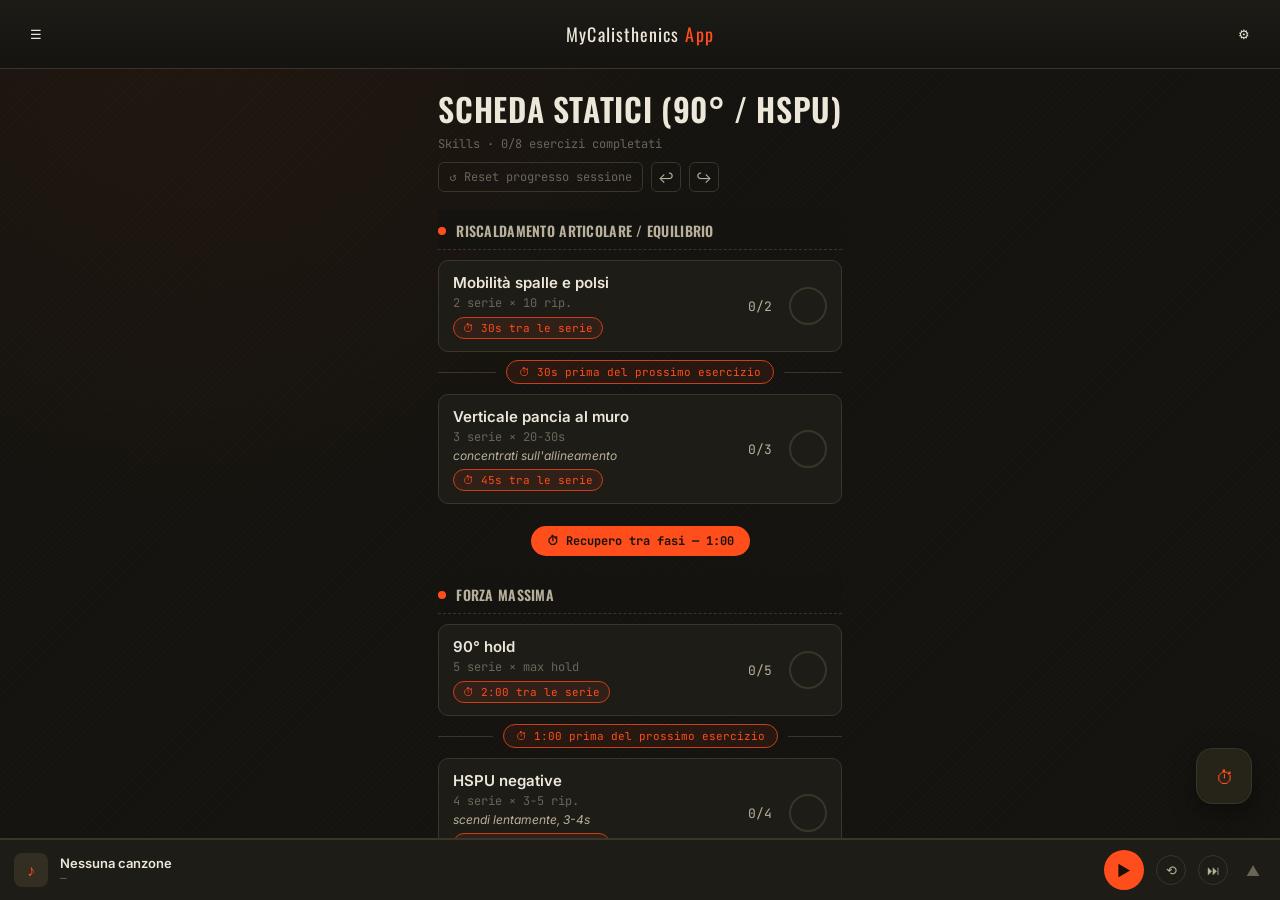
<file: index.html>
<!DOCTYPE html>
<html lang="it">
<head>
<meta charset="UTF-8">
<meta name="viewport" content="width=device-width, initial-scale=1, viewport-fit=cover, maximum-scale=1">
<title>MyCalisthenicsApp</title>
<meta name="theme-color" content="#14130f">
<link rel="manifest" href="manifest.json">
<link rel="icon" href="icons/icon-192.png">
<link rel="apple-touch-icon" href="icons/icon-192.png">
<meta name="apple-mobile-web-app-capable" content="yes">
<meta name="apple-mobile-web-app-status-bar-style" content="black-translucent">
<link rel="stylesheet" href="css/style.css">
</head>
<body>
<div id="app">

  <div class="drawer-overlay" id="drawerOverlay"></div>
  <nav class="drawer" id="drawer">
    <div class="drawer-header"><h2>MyCalisthenicsApp</h2></div>
    <div class="nav-tabs" id="navTabs">
      <button class="nav-tab active" data-view="workout">🏋 Allenamento</button>
      <button class="nav-tab" data-view="goals">🎯 Obiettivi</button>
      <button class="nav-tab" data-view="calendar">📅 Calendario</button>
      <button class="nav-tab" data-view="timer">⏱ Timer</button>
      <button class="nav-tab" data-view="journal">📓 Diario</button>
      <button class="nav-tab" data-view="technotes">🧠 Note tecniche</button>
      <button class="nav-tab" data-view="maxlifts">🚀 Massimali</button>
      <button class="nav-tab" data-view="settings">⚙ Impostazioni</button>
    </div>
    <div class="drawer-list" id="drawerList"></div>
    <div style="padding:10px;" id="drawerAddPlanWrap">
      <button class="btn-add" id="drawerAddPlan">+ Nuova scheda</button>
    </div>
  </nav>

  <div class="app-main-col">
    <header class="topbar">
      <button class="icon-btn" id="btnMenu" aria-label="Menu">☰</button>
      <div class="brand" id="topbarTitle">MyCalisthenics<span>App</span></div>
      <button class="icon-btn" id="btnSettings" aria-label="Impostazioni">⚙</button>
    </header>

    <main id="view-workout"></main>

    <main id="view-goals" class="hidden">
      <div class="settings-header"><h1>Obiettivi</h1></div>
      <div class="quote-banner" id="goalsQuoteBanner"></div>
      <div class="settings-section">
        <h2>In corso</h2>
        <div id="goalsActiveList"></div>
      </div>
      <div class="settings-section">
        <h2>Raggiunti</h2>
        <div id="goalsAchievedList"></div>
      </div>
      <button class="btn-add" id="btnAddGoal">+ Nuovo obiettivo</button>
    </main>

    <main id="view-calendar" class="hidden">
      <div class="settings-header"><h1>Calendario</h1></div>
      <div class="cal-nav">
        <button class="icon-btn" id="calPrev">←</button>
        <div class="cal-month-label" id="calMonthLabel"></div>
        <button class="icon-btn" id="calNext">→</button>
      </div>
      <div class="cal-grid" id="calGrid"></div>
      <div class="cal-legend">
        <span><span class="dot" style="background:#ff4d1c"></span>Allenamento</span>
        <span><span class="dot" style="background:#7fb069"></span>Cardio</span>
        <span><span class="dot" style="background:#6b6558"></span>Rest day</span>
        <span><span class="dot" style="background:#5b8dae"></span>Personalizzato</span>
        <span><span class="dot" style="background:#c58bf2"></span>Scadenza obiettivo</span>
        <span><span class="dot" style="background:gold"></span>Obiettivo raggiunto</span>
      </div>
      <div class="settings-section" style="margin-top:20px;">
        <h2>Prossimi giorni programmati</h2>
        <div id="calUpcomingList"></div>
      </div>
    </main>

    <main id="view-journal" class="hidden">
      <div class="settings-header"><h1>Diario</h1></div>
      <button class="btn-add" id="btnAddNote" style="margin-bottom:14px;">+ Nuova nota</button>
      <div id="journalList"></div>
    </main>

    <main id="view-technotes" class="hidden">
      <div class="settings-header"><h1>Note tecniche</h1></div>
      <input type="text" id="techNotesSearch" class="search-bar" placeholder="Cerca per titolo...">
      <button class="btn-add" id="btnAddTechNote" style="margin:12px 0 14px;">+ Nota tecnica</button>
      <div id="techNotesList"></div>
    </main>

    <main id="view-maxlifts" class="hidden">
      <div class="settings-header"><h1>Massimali</h1></div>
      <button class="btn-add" id="btnAddMaxLift" style="margin-bottom:14px;">+ Nuovo massimale</button>
      <div class="chip-row-wrap">
        <div class="chip-row" id="maxLiftChipRow"></div>
        <button class="chip-reorder-toggle" id="maxLiftReorderToggle" title="Riordina esercizi">⇄</button>
      </div>
      <div id="maxLiftContent"></div>
    </main>

    <main id="view-timer" class="hidden">
      <div class="fulltimer">
        <div class="timer-panel">
          <h3>Cronometro</h3>
          <div class="timer-display-big stopwatchDisplayFull">00:00</div>
          <div class="timer-controls-full">
            <button class="timer-start-btn stopwatchStartBtnFull" id="stopwatchStartBtnFull">Avvia</button>
            <button class="timer-reset-btn stopwatchResetBtnFull" id="stopwatchResetBtnFull">Reset</button>
          </div>
          <div class="field beep-interval-field">
            <label>Avviso ogni tot secondi (0 = disattivato)</label>
            <input type="number" id="stopwatchBeepInterval" min="0" placeholder="es. 60 per un circuito EMOM">
          </div>
        </div>

        <div class="timer-panel">
          <h3>Timer</h3>
          <div class="timer-label-full" id="restTimerLabelFull"></div>
          <div class="timer-display-big restTimerDisplayFull">01:00</div>
          <div class="timer-adjust-row big" id="restTimerAdjustFull">
            <button data-adj="-15">-15s</button>
            <button data-adj="-5">-5s</button>
            <button data-adj="5">+5s</button>
            <button data-adj="15">+15s</button>
          </div>
          <div class="timer-controls-full">
            <button class="timer-start-btn restTimerStartBtnFull" id="restTimerStartBtnFull">Avvia</button>
            <button class="timer-reset-btn restTimerResetBtnFull" id="restTimerResetBtnFull">Reset</button>
          </div>
        </div>
      </div>
    </main>

    <main id="view-settings" class="hidden">
      <div class="settings-header"><h1>Impostazioni</h1></div>

      <div class="settings-section">
        <div class="toggle-row">
          <div class="r-info">
            <div class="r-title">Auto-avvia recupero</div>
            <div class="r-sub">al termine di serie, esercizio o fase, avvia da solo il timer di recupero</div>
          </div>
          <button class="toggle-switch" id="autoRestToggle" role="switch" aria-checked="false"><span class="knob"></span></button>
        </div>
        <div class="toggle-row">
          <div class="r-info">
            <div class="r-title">Notifica di fine recupero</div>
            <div class="r-sub">avvisa anche a schermo spento o con l'app in background (chiede il permesso una volta)</div>
          </div>
          <button class="toggle-switch" id="notifyToggle" role="switch" aria-checked="false"><span class="knob"></span></button>
        </div>
      </div>

      <div class="settings-section">
        <h2>Schede di allenamento</h2>
        <div id="settingsPlansList"></div>
        <button class="btn-add" id="btnAddPlanSettings">+ Aggiungi scheda</button>
      </div>

      <div class="settings-section">
        <h2>Archivio</h2>
        <div id="settingsArchiveList"></div>
      </div>

      <div class="settings-section">
        <h2>Fasi musicali</h2>
        <div id="settingsMusicSectionsList"></div>
        <button class="btn-add" id="btnAddMusicSection">+ Aggiungi fase</button>
      </div>

      <div class="settings-section">
        <h2>Playlist</h2>
        <div id="settingsTracksList"></div>
        <button class="btn-add" id="btnAddTrack">+ Aggiungi canzone</button>
      </div>

      <div class="settings-section">
        <h2>Dati</h2>
        <div class="card-row">
          <div class="r-info">
            <div class="r-title">Esporta backup</div>
            <div class="r-sub">scarica un file con schede, playlist, obiettivi, note e calendario</div>
          </div>
          <button class="icon-mini" id="btnExportBackup">⬇</button>
        </div>
        <div class="card-row">
          <div class="r-info">
            <div class="r-title">Importa e unisci backup</div>
            <div class="r-sub">aggiunge i dati di un backup senza cancellare quelli già presenti</div>
          </div>
          <button class="icon-mini" id="btnImportBackup">⬆</button>
        </div>
        <input type="file" id="importBackupInput" accept="application/json" style="display:none;">
        <div class="card-row">
          <div class="r-info">
            <div class="r-title">Ripristina schede di esempio</div>
            <div class="r-sub">non tocca canzoni, obiettivi, diario o calendario</div>
          </div>
          <button class="icon-mini" id="btnResetPlans">↺</button>
        </div>
      </div>
    </main>
  </div>

  <!-- Floating timer widget -->
  <div class="timer-widget collapsed" id="timerWidget">
    <button class="timer-toggle" id="timerToggleBtn">⏱</button>
    <div class="timer-body">
      <div class="timer-drag-handle" id="timerDragHandle">⠿</div>
      <button class="timer-close" id="timerCloseBtn">✕</button>
      <div class="timer-label" id="timerLabel"></div>
      <div class="timer-mode-switch">
        <button id="modeTimerBtn" class="active mode-timer-btn">Timer</button>
        <button id="modeStopwatchBtn" class="mode-stopwatch-btn">Cronometro</button>
      </div>
      <div class="timer-display" id="timerDisplay">01:00</div>
      <div class="timer-adjust" id="timerAdjustRow">
        <button data-adj="-15">-15s</button>
        <button data-adj="-5">-5s</button>
        <button data-adj="5">+5s</button>
        <button data-adj="15">+15s</button>
      </div>
      <div class="timer-controls">
        <button class="btn-start" id="timerStartBtn">Avvia</button>
        <button class="btn-reset" id="timerResetBtn">Reset</button>
      </div>
    </div>
  </div>

  <!-- Bottom player -->
  <div class="player">
    <div class="playlist-sheet" id="playlistSheet"></div>
    <div class="player-bar">
      <div class="player-note">♪</div>
      <div class="player-meta">
        <div class="player-title" id="playerTitle">Nessuna canzone</div>
        <div class="player-artist" id="playerArtist">—</div>
      </div>
      <button class="player-playpause" id="playerPlayPause">▶</button>
      <button class="player-mini-btn" id="playerRestart" aria-label="Ricomincia">⟲</button>
      <button class="player-mini-btn" id="playerNext" aria-label="Successiva">⏭</button>
      <button class="player-expand" id="playerExpand">▲</button>
    </div>
  </div>

</div>

<!-- Generic bottom sheet for forms -->
<div class="sheet-overlay" id="sheetOverlay">
  <div class="sheet" id="sheetContent"></div>
</div>

<!-- End-of-workout celebration -->
<div class="celebration-overlay" id="celebrationOverlay">
  <div class="confetti-field" id="confettiField"></div>
  <div class="celebration-card">
    <div class="celebration-check">✓</div>
    <h2>Allenamento completato</h2>
    <p class="celebration-quote" id="celebrationQuote"></p>
    <p class="celebration-author" id="celebrationAuthor"></p>
    <button class="btn-primary" id="celebrationCloseBtn">Chiudi</button>
  </div>
</div>

<audio id="audioEl" preload="none"></audio>

<script src="js/app.js"></script>
</body>
</html>
</file>
<file: css/style.css>
@import url('https://fonts.googleapis.com/css2?family=Oswald:wght@500;600;700&family=Inter:wght@400;500;600&family=JetBrains+Mono:wght@500;700&display=swap');

/* ===== Design tokens ===== */
:root {
  --bg: #14130f;
  --surface: #1e1c17;
  --surface-2: #262319;
  --surface-3: #322e22;
  --line: #3a3527;
  --chalk: #ede7da;
  --chalk-dim: #b8b09a;
  --iron: #6b6558;
  --accent: #ff4d1c;
  --accent-dim: #c93f18;
  --success: #7fb069;
  --danger: #e15252;

  --font-display: 'Oswald', sans-serif;
  --font-body: 'Inter', sans-serif;
  --font-mono: 'JetBrains Mono', monospace;

  --radius: 10px;
  --safe-bottom: env(safe-area-inset-bottom, 0px);
}

* { box-sizing: border-box; }
html, body {
  margin: 0;
  padding: 0;
  background: var(--bg);
  color: var(--chalk);
  font-family: var(--font-body);
  -webkit-tap-highlight-color: transparent;
  overscroll-behavior-y: none;
}

body {
  background-image:
    radial-gradient(circle at 15% 0%, rgba(255,77,28,0.06), transparent 40%),
    repeating-linear-gradient(135deg, rgba(255,255,255,0.012) 0px, rgba(255,255,255,0.012) 1px, transparent 1px, transparent 4px);
}

h1, h2, h3, h4 { font-family: var(--font-display); font-weight: 600; margin: 0; letter-spacing: 0.02em; text-transform: uppercase; }

button {
  font-family: var(--font-body);
  cursor: pointer;
  border: none;
  background: none;
  color: inherit;
}
button:focus-visible, a:focus-visible, input:focus-visible, select:focus-visible {
  outline: 2px solid var(--accent);
  outline-offset: 2px;
}

::-webkit-scrollbar { width: 6px; height: 6px; }
::-webkit-scrollbar-thumb { background: var(--surface-3); border-radius: 4px; }

.hidden { display: none !important; }

/* ===== App shell ===== */
#app {
  height: 100dvh;
  display: flex;
  flex-direction: column;
  position: relative;
  overflow: hidden;
}

.app-main-col {
  flex: 1;
  display: flex;
  flex-direction: column;
  min-height: 0; /* required so children with overflow:auto can actually scroll inside a flex column */
  min-width: 0;
}

.topbar {
  display: flex;
  align-items: center;
  justify-content: space-between;
  padding: 14px 16px;
  background: linear-gradient(180deg, var(--surface), var(--bg));
  border-bottom: 1px solid var(--line);
  flex-shrink: 0;
  z-index: 20;
}
.topbar .icon-btn { width: 40px; height: 40px; display: grid; place-items: center; border-radius: 8px; }
.topbar .icon-btn:active { background: var(--surface-2); }
.topbar .brand {
  font-family: var(--font-display);
  font-size: 18px;
  letter-spacing: 0.06em;
  display: flex;
  align-items: baseline;
  gap: 6px;
}
.topbar .brand span { color: var(--accent); }

/* ===== Drawer (workout plan list) ===== */
.drawer-overlay {
  position: fixed; inset: 0; background: rgba(0,0,0,0.55);
  z-index: 30; opacity: 0; pointer-events: none; transition: opacity .25s ease;
}
.drawer-overlay.open { opacity: 1; pointer-events: auto; }

.drawer {
  position: fixed; top: 0; left: 0; bottom: 0; width: min(82vw, 320px);
  background: var(--surface); border-right: 1px solid var(--line);
  z-index: 31; transform: translateX(-105%); transition: transform .25s ease;
  display: flex; flex-direction: column;
  padding-top: env(safe-area-inset-top, 0px);
}
.drawer.open { transform: translateX(0); }
.drawer-header { padding: 18px 16px 10px; border-bottom: 1px solid var(--line); }
.drawer-header h2 { font-size: 15px; color: var(--chalk-dim); }
.drawer-list { flex: 1; overflow-y: auto; padding: 8px; }
.drawer-item {
  width: 100%; text-align: left; padding: 14px 12px; border-radius: var(--radius);
  font-family: var(--font-display); font-size: 16px; letter-spacing: 0.02em;
  display: flex; justify-content: space-between; align-items: center;
  color: var(--chalk-dim);
}
.drawer-item.active { background: var(--surface-2); color: var(--chalk); border-left: 3px solid var(--accent); }
.drawer-item:active { background: var(--surface-2); }
.drawer-item small { font-family: var(--font-mono); font-size: 11px; color: var(--iron); text-transform: none; }

/* ===== Main scroll area ===== */
main#view-workout {
  flex: 1; min-height: 0; overflow-y: auto; padding: 16px 16px 140px;
}

.empty-state { text-align: center; padding: 60px 20px; color: var(--iron); }
.empty-state h3 { color: var(--chalk-dim); margin-bottom: 8px; }

.plan-title-block { margin-bottom: 18px; }
.plan-title-block h1 { font-size: 26px; }
.plan-title-block .plan-meta { font-family: var(--font-mono); font-size: 12px; color: var(--iron); margin-top: 4px; }
.workout-toolbar { display: flex; align-items: center; gap: 8px; margin-top: 10px; flex-wrap: wrap; }
.plan-reset-btn {
  font-size: 12px; font-family: var(--font-mono);
  color: var(--iron); border: 1px solid var(--line); padding: 6px 10px; border-radius: 6px;
}
.plan-reset-btn:active { color: var(--danger); border-color: var(--danger); }
.undo-redo-btn {
  width: 30px; height: 30px; border-radius: 6px; border: 1px solid var(--line);
  color: var(--chalk-dim); font-size: 14px; flex-shrink: 0;
}
.undo-redo-btn:active { border-color: var(--accent); color: var(--accent); }

.phase {
  margin-bottom: 22px;
}
.phase-header {
  position: sticky; top: -1px; z-index: 5;
  background: var(--bg);
  padding: 10px 0 8px;
  display: flex; align-items: center; gap: 10px;
  border-bottom: 1px dashed var(--line);
  margin-bottom: 10px;
}
.phase-header::before {
  content: ''; width: 8px; height: 8px; border-radius: 50%; background: var(--accent); flex-shrink: 0;
}
.phase-header h2 { font-size: 14px; color: var(--chalk-dim); }

.exercise {
  background: var(--surface);
  border: 1px solid var(--line);
  border-radius: var(--radius);
  padding: 12px 14px;
  margin-bottom: 8px;
  display: flex;
  align-items: center;
  gap: 12px;
  transition: background .2s ease, border-color .2s ease;
}
.exercise.done {
  border-color: var(--success);
  background: linear-gradient(90deg, rgba(127,176,105,0.12), var(--surface) 30%);
}
.exercise-info { flex: 1; min-width: 0; }
.exercise-name { font-weight: 600; font-size: 15px; }
.exercise-detail { font-family: var(--font-mono); font-size: 12px; color: var(--iron); margin-top: 3px; }
.exercise-next-target { font-size: 13px; color: var(--accent); margin-top: 4px; font-family: var(--font-mono); }
.exercise-next-target strong { font-size: 15px; }
.exercise-note { font-size: 12px; color: var(--chalk-dim); margin-top: 3px; font-style: italic; }

.exercise-progress {
  font-family: var(--font-mono); font-size: 13px; color: var(--chalk-dim);
  min-width: 34px; text-align: center;
}
.exercise-check {
  width: 38px; height: 38px; border-radius: 50%; border: 2px solid var(--line);
  display: grid; place-items: center; flex-shrink: 0; font-size: 16px; color: var(--iron);
}
.exercise.done .exercise-check { border-color: var(--success); color: var(--success); background: rgba(127,176,105,0.15); }

.rest-chip {
  display: inline-flex; align-items: center; gap: 5px;
  font-family: var(--font-mono); font-size: 11px; color: var(--accent);
  border: 1px solid var(--accent-dim); border-radius: 20px; padding: 3px 9px;
  margin-top: 6px; background: rgba(255,77,28,0.08);
}

/* ===== Floating timer widget ===== */
.timer-widget {
  position: fixed; right: 14px; bottom: calc(96px + var(--safe-bottom));
  z-index: 25;
  background: var(--surface-2); border: 1px solid var(--line);
  border-radius: 16px; box-shadow: 0 8px 24px rgba(0,0,0,0.4);
  overflow: hidden; transition: width .25s ease, height .25s ease;
}
.timer-widget.collapsed { width: 56px; height: 56px; }
.timer-widget.expanded { width: 220px; }

.timer-toggle {
  width: 56px; height: 56px; display: grid; place-items: center;
  font-family: var(--font-mono); font-size: 18px; color: var(--accent); flex-shrink: 0;
  touch-action: none; cursor: grab;
}
.timer-widget.expanded .timer-toggle { display: none; }

.timer-body { display: none; padding: 22px 14px 12px; position: relative; }
.timer-widget.expanded .timer-body { display: block; }

.timer-drag-handle {
  position: absolute; top: 0; left: 0; right: 0; height: 20px;
  display: flex; align-items: center; justify-content: center;
  color: var(--iron); font-size: 12px; letter-spacing: 2px;
  touch-action: none; cursor: grab;
}
.timer-drag-handle:active { color: var(--accent); cursor: grabbing; }

.timer-mode-switch { display: flex; gap: 6px; margin-bottom: 10px; }
.timer-mode-switch button {
  flex: 1; font-size: 10px; font-family: var(--font-mono); text-transform: uppercase;
  padding: 5px 0; border-radius: 6px; color: var(--iron); border: 1px solid var(--line);
}
.timer-mode-switch button.active { color: var(--accent); border-color: var(--accent-dim); background: rgba(255,77,28,0.12); font-weight: 700; }

.timer-display {
  font-family: var(--font-mono); font-size: 36px; font-weight: 700; text-align: center;
  letter-spacing: 0.03em; color: var(--chalk); text-shadow: 0 0 12px rgba(255,77,28,0.35);
  margin-bottom: 10px; font-variant-numeric: tabular-nums;
}
.timer-adjust { display: flex; justify-content: center; gap: 8px; margin-bottom: 10px; }
.timer-adjust button {
  font-family: var(--font-mono); font-size: 11px; color: var(--chalk-dim);
  border: 1px solid var(--line); border-radius: 6px; padding: 4px 8px;
}
.timer-controls { display: flex; gap: 8px; }
.timer-controls button {
  flex: 1; padding: 8px 0; border-radius: 8px; font-family: var(--font-mono); font-size: 12px;
}
.timer-controls .btn-start { background: var(--accent); color: #1a1108; font-weight: 700; }
.timer-controls .btn-reset { border: 1px solid var(--line); color: var(--chalk-dim); }
.timer-close { position: absolute; top: 3px; right: 8px; color: var(--iron); font-size: 14px; z-index: 2; }

/* ===== Bottom mini player ===== */
.player {
  position: fixed; left: 0; right: 0; bottom: 0; z-index: 22;
  background: var(--surface); border-top: 1px solid var(--line);
  padding-bottom: var(--safe-bottom);
}
.player-bar {
  display: flex; align-items: center; gap: 12px; padding: 10px 14px;
}
.player-note { width: 34px; height: 34px; border-radius: 8px; background: var(--surface-3); display: grid; place-items: center; color: var(--accent); flex-shrink: 0; }
.player-meta { flex: 1; min-width: 0; }
.player-title { font-size: 13px; font-weight: 600; white-space: nowrap; overflow: hidden; text-overflow: ellipsis; }
.player-artist { font-size: 11px; color: var(--iron); white-space: nowrap; overflow: hidden; text-overflow: ellipsis; font-family: var(--font-mono); }
.player-playpause {
  width: 40px; height: 40px; border-radius: 50%; background: var(--accent); color: #1a1108;
  display: grid; place-items: center; font-size: 15px; flex-shrink: 0;
}
.player-mini-btn {
  width: 30px; height: 30px; border-radius: 50%; border: 1px solid var(--line); color: var(--chalk-dim);
  display: grid; place-items: center; font-size: 13px; flex-shrink: 0;
}
.player-mini-btn:active { border-color: var(--accent); color: var(--accent); }
.player-expand { color: var(--iron); font-size: 14px; padding: 6px; flex-shrink: 0; }

.playlist-sheet {
  max-height: 0; overflow-y: auto; transition: max-height .3s ease;
  border-top: 1px solid var(--line);
}
.playlist-sheet.open { max-height: 46vh; }
.playlist-category { padding: 10px 14px 4px; font-family: var(--font-mono); font-size: 11px; color: var(--accent); text-transform: uppercase; letter-spacing: 0.04em; }
.playlist-track {
  display: flex; align-items: center; gap: 10px; padding: 9px 14px;
}
.playlist-track.playing { background: var(--surface-2); }
.playlist-track .t-info { flex: 1; min-width: 0; }
.playlist-track .t-title { font-size: 13px; }
.playlist-track .t-artist { font-size: 11px; color: var(--iron); font-family: var(--font-mono); }
.playlist-track .t-bpm { font-family: var(--font-mono); font-size: 11px; color: var(--iron); flex-shrink: 0; }
.playlist-track.no-audio { opacity: 0.4; }
.playlist-empty { padding: 20px 14px; color: var(--iron); font-size: 13px; text-align: center; }

/* ===== Settings view ===== */
main#view-goals, main#view-calendar, main#view-journal, main#view-technotes, main#view-maxlifts, main#view-settings {
  flex: 1; min-height: 0; overflow-y: auto; padding: 16px 16px 40px;
}
main#view-timer {
  flex: 1; min-height: 0; overflow-y: auto; padding: 16px;
  display: flex; align-items: flex-start; justify-content: center;
}
.fulltimer { width: 100%; max-width: 420px; padding: 8px 0 24px; }
.timer-panel {
  background: var(--surface); border: 1px solid var(--line); border-radius: 16px;
  padding: 22px 18px; margin-bottom: 18px; text-align: center;
}
.timer-panel h3 {
  font-size: 13px; color: var(--iron); letter-spacing: 0.08em; margin-bottom: 16px;
}
.beep-interval-field { margin-top: 16px; text-align: left; }
.timer-label-full { font-family: var(--font-mono); font-size: 13px; color: var(--accent); min-height: 18px; margin-bottom: 6px; }
.timer-display-big {
  font-family: var(--font-mono); font-size: 64px; font-weight: 700; letter-spacing: 0.02em;
  color: var(--chalk); text-shadow: 0 0 28px rgba(255,77,28,0.35); margin-bottom: 20px;
  font-variant-numeric: tabular-nums; line-height: 1;
}
.timer-adjust-row.big { display: flex; justify-content: center; gap: 10px; margin-bottom: 20px; flex-wrap: wrap; }
.timer-adjust-row.big button {
  font-family: var(--font-mono); font-size: 13px; color: var(--chalk-dim);
  border: 1px solid var(--line); border-radius: 10px; padding: 8px 14px;
}
.timer-adjust-row.big button:active { border-color: var(--accent); color: var(--accent); }
.timer-controls-full { display: flex; gap: 12px; }
.timer-controls-full button { flex: 1; padding: 14px 0; border-radius: 12px; font-family: var(--font-mono); font-size: 14px; font-weight: 700; }
.timer-controls-full .timer-start-btn { background: var(--accent); color: #1a1108; }
.timer-controls-full .timer-reset-btn { border: 1px solid var(--line); color: var(--chalk-dim); }
.settings-header { display: flex; align-items: center; gap: 10px; margin-bottom: 18px; }
.settings-header h1 { font-size: 22px; }
.settings-section { margin-bottom: 26px; }
.settings-section h2 { font-size: 13px; color: var(--iron); margin-bottom: 10px; letter-spacing: 0.06em; }

.card-row {
  background: var(--surface); border: 1px solid var(--line); border-radius: var(--radius);
  padding: 12px 14px; margin-bottom: 8px; display: flex; align-items: center; gap: 10px;
}
.card-row .r-info { flex: 1; min-width: 0; }
.card-row .r-title { font-weight: 600; font-size: 14px; }
.card-row .r-sub { font-size: 11px; color: var(--iron); font-family: var(--font-mono); margin-top: 2px; }
.card-row .r-actions { display: flex; gap: 6px; flex-shrink: 0; }
.icon-mini {
  width: 30px; height: 30px; border-radius: 7px; display: grid; place-items: center;
  border: 1px solid var(--line); color: var(--chalk-dim); font-size: 13px; flex-shrink: 0;
}
.icon-mini.danger:active { border-color: var(--danger); color: var(--danger); }
.icon-mini:active { background: var(--surface-2); }

.btn-add {
  width: 100%; padding: 12px; border: 1px dashed var(--line); border-radius: var(--radius);
  color: var(--accent); font-family: var(--font-mono); font-size: 12px; text-transform: uppercase; letter-spacing: 0.04em;
}
.btn-add:active { background: var(--surface-2); }
.toggle-row { display: flex; align-items: center; gap: 12px; padding: 4px 2px 10px; }
.toggle-row .r-info { flex: 1; min-width: 0; }
.toggle-switch {
  width: 46px; height: 26px; border-radius: 20px; background: var(--surface-3);
  border: 1px solid var(--line); position: relative; flex-shrink: 0; transition: background .2s ease;
}
.toggle-switch .knob {
  position: absolute; top: 2px; left: 2px; width: 20px; height: 20px; border-radius: 50%;
  background: var(--chalk-dim); transition: transform .2s ease, background .2s ease;
}
.toggle-switch.on { background: rgba(255,77,28,0.25); border-color: var(--accent-dim); }
.toggle-switch.on .knob { transform: translateX(20px); background: var(--accent); }
.playlist-total {
  font-family: var(--font-mono); font-size: 11.5px; color: var(--iron);
  padding: 2px 2px 10px;
}

/* Modal / form sheet */
.sheet-overlay {
  position: fixed; inset: 0; background: rgba(0,0,0,0.6); z-index: 40;
  display: flex; align-items: flex-end; opacity: 0; pointer-events: none; transition: opacity .2s ease;
}
.sheet-overlay.open { opacity: 1; pointer-events: auto; }
.sheet {
  background: var(--surface); width: 100%; max-height: 88vh; overflow-y: auto;
  border-radius: 18px 18px 0 0; padding: 18px 18px calc(24px + var(--safe-bottom));
  transform: translateY(20px); transition: transform .2s ease;
}
.sheet-overlay.open .sheet { transform: translateY(0); }
.sheet h3 { font-size: 16px; margin-bottom: 14px; }
.field { margin-bottom: 12px; }
.field label { display: block; font-size: 11px; color: var(--iron); font-family: var(--font-mono); margin-bottom: 5px; text-transform: uppercase; }
.field input, .field select, .field textarea {
  width: 100%; background: var(--surface-2); border: 1px solid var(--line); border-radius: 8px;
  padding: 10px 12px; color: var(--chalk); font-family: var(--font-body); font-size: 14px;
}
.field textarea { resize: vertical; min-height: 60px; }
.field-row { display: flex; gap: 8px; }
.field-row .field { flex: 1; }
.sheet-actions { display: flex; gap: 10px; margin-top: 16px; }
.sheet-actions button { flex: 1; padding: 12px; border-radius: 8px; font-weight: 600; font-size: 13px; }
.btn-primary { background: var(--accent); color: #1a1108; }
.btn-secondary { border: 1px solid var(--line); color: var(--chalk-dim); }

.subblock { border: 1px solid var(--line); border-radius: 10px; padding: 10px; margin-bottom: 10px; background: var(--surface-2); }
.gen-btns-row { display: flex; gap: 6px; margin-bottom: 8px; }
.mini-gen-btn {
  flex: 1; font-size: 11px; font-family: var(--font-mono); color: var(--accent);
  border: 1px solid var(--accent-dim); border-radius: 8px; padding: 8px 4px; background: rgba(255,77,28,0.08);
}
.mini-gen-btn:active { background: rgba(255,77,28,0.18); }
.gen-hint { font-size: 11px; color: var(--iron); line-height: 1.4; margin-bottom: 10px; }
.subblock-header { display: flex; justify-content: space-between; align-items: center; margin-bottom: 8px; }
.subblock-header span { font-size: 12px; color: var(--chalk-dim); font-family: var(--font-mono); }
.subblock-header-actions { display: flex; align-items: center; gap: 10px; }
.mini-remove { color: var(--danger); font-size: 12px; }

.file-drop {
  border: 1px dashed var(--line); border-radius: 8px; padding: 10px; text-align: center;
  font-size: 12px; color: var(--iron); font-family: var(--font-mono);
}
.file-drop.has-file { color: var(--success); border-color: var(--success); }

/* ===== Responsive: tablet / desktop =====
   The drawer stays an overlay (opened/closed with the ☰ button) at every
   screen size, so it can always be dismissed — only its width and the
   content padding grow on larger screens. */
@media (min-width: 720px) {
  .drawer { width: 320px; }
  main#view-workout, main#view-settings, main#view-goals, main#view-calendar, main#view-journal, main#view-technotes, main#view-maxlifts, main#view-timer {
    padding-left: 32px; padding-right: 32px; max-width: 720px; margin: 0 auto;
  }
  .plan-title-block h1 { font-size: 32px; }
  .timer-widget { right: 28px; }
  .cal-grid { max-width: 520px; margin: 0 auto; }
}

/* ===== Nav tabs (drawer) ===== */
.nav-tabs { display: flex; flex-direction: column; padding: 8px; border-bottom: 1px solid var(--line); }
.nav-tab {
  text-align: left; padding: 10px 12px; border-radius: 8px; font-size: 14px;
  color: var(--chalk-dim); font-family: var(--font-body);
}
.nav-tab.active { background: var(--surface-2); color: var(--accent); font-weight: 600; }
.nav-tab:active { background: var(--surface-2); }

/* Plan group headers in drawer / settings */
.group-header {
  font-family: var(--font-mono); font-size: 10.5px; color: var(--iron); text-transform: uppercase;
  letter-spacing: 0.06em; padding: 10px 10px 4px;
}
.group-header-row {
  display: flex; align-items: center; justify-content: space-between;
  font-family: var(--font-mono); font-size: 10.5px; color: var(--iron); text-transform: uppercase;
  letter-spacing: 0.06em; padding: 10px 10px 4px;
}
.reorder-btns { display: flex; flex-direction: column; gap: 2px; flex-shrink: 0; }
.reorder-btns button { font-size: 10px; color: var(--iron); line-height: 1; padding: 2px 4px; }
.reorder-btns button:active { color: var(--accent); }

/* ===== Transition / phase rest dividers ===== */
.rest-divider {
  display: flex; align-items: center; gap: 10px; margin: 4px 0 10px;
}
.rest-divider .line { flex: 1; height: 1px; background: var(--line); }
.rest-divider button {
  font-family: var(--font-mono); font-size: 11px; color: var(--accent);
  border: 1px solid var(--accent-dim); border-radius: 20px; padding: 4px 12px;
  background: rgba(255,77,28,0.08); white-space: nowrap;
}
.phase-rest-divider {
  margin: 4px 0 18px; text-align: center;
}
.phase-rest-divider button {
  font-family: var(--font-mono); font-size: 12px; color: var(--bg); background: var(--accent);
  border-radius: 20px; padding: 7px 16px; font-weight: 700;
}

/* ===== Goals ===== */
.quote-banner {
  font-family: var(--font-display); font-style: italic; font-size: 14px; color: var(--chalk-dim);
  border-left: 3px solid var(--accent); padding: 8px 12px; margin-bottom: 18px; background: var(--surface);
  border-radius: 0 8px 8px 0;
}
.goal-card {
  background: var(--surface); border: 1px solid var(--line); border-radius: var(--radius);
  padding: 13px 14px; margin-bottom: 10px;
}
.goal-card.achieved { border-color: var(--success); }
.goal-title { font-weight: 600; font-size: 15px; display: flex; justify-content: space-between; gap: 8px; }
.goal-desc { font-size: 13px; color: var(--chalk-dim); margin-top: 4px; }
.goal-dates { font-family: var(--font-mono); font-size: 11px; color: var(--iron); margin-top: 8px; display: flex; gap: 14px; flex-wrap: wrap; }
.goal-actions { display: flex; gap: 6px; margin-top: 10px; }
.goal-actions button {
  font-size: 11px; font-family: var(--font-mono); border-radius: 6px; padding: 6px 10px; border: 1px solid var(--line); color: var(--chalk-dim);
}
.goal-actions .mark-achieved { border-color: var(--success); color: var(--success); }
.badge-achieved { font-size: 10px; font-family: var(--font-mono); color: var(--success); border: 1px solid var(--success); border-radius: 10px; padding: 2px 8px; }

/* ===== Calendar ===== */
.cal-nav { display: flex; align-items: center; justify-content: space-between; margin-bottom: 14px; }
.cal-month-label { font-family: var(--font-display); font-size: 16px; letter-spacing: 0.04em; }
.cal-grid { display: grid; grid-template-columns: repeat(7, 1fr); gap: 4px; }
.cal-dow { font-family: var(--font-mono); font-size: 10px; color: var(--iron); text-align: center; padding-bottom: 4px; }
.cal-day {
  aspect-ratio: 1; border-radius: 8px; border: 1px solid var(--line); background: var(--surface);
  display: flex; flex-direction: column; align-items: center; justify-content: center; gap: 2px;
  font-size: 12px; color: var(--chalk-dim); position: relative; min-width: 0; overflow: hidden;
}
.cal-day.empty { border-color: transparent; background: transparent; }
.cal-day.today { border-color: var(--accent); }
.cal-day .dnum { font-family: var(--font-mono); }
.cal-day .dtag { font-size: 8px; width: 90%; min-width: 0; max-width: 90%; overflow: hidden; text-overflow: ellipsis; white-space: nowrap; text-align: center; border-radius: 4px; padding: 1px 2px; flex-shrink: 1; }
.cal-day.type-plan .dtag { background: rgba(255,77,28,0.18); color: var(--accent); }
.cal-day.type-rest .dtag { background: rgba(107,101,88,0.3); color: var(--chalk-dim); }
.cal-day.type-cardio .dtag { background: rgba(127,176,105,0.18); color: var(--success); }
.cal-day.type-custom .dtag { background: rgba(91,141,174,0.2); color: #5b8dae; }
.cal-day.type-multi .dtag { background: rgba(255,77,28,0.18); color: var(--accent); }
.cal-goal-dots { display: flex; gap: 3px; position: absolute; bottom: 4px; }
.cal-goal-dot { width: 6px; height: 6px; border-radius: 50%; }
.cal-goal-dot.deadline { background: #c58bf2; }
.cal-goal-dot.achieved { background: gold; }
.cal-legend { display: flex; gap: 16px; flex-wrap: wrap; margin: 10px 0 4px; font-size: 11px; color: var(--iron); font-family: var(--font-mono); }
.cal-legend span { display: inline-flex; align-items: center; gap: 5px; }
.cal-legend .dot { width: 8px; height: 8px; border-radius: 50%; display: inline-block; }
.cal-upcoming-row { display: flex; justify-content: space-between; align-items: center; padding: 9px 12px; background: var(--surface); border: 1px solid var(--line); border-radius: 8px; margin-bottom: 6px; font-size: 13px; }
.cal-upcoming-row .date { font-family: var(--font-mono); color: var(--iron); font-size: 11px; }

/* ===== Journal ===== */
.search-bar {
  width: 100%; background: var(--surface); border: 1px solid var(--line); border-radius: 10px;
  padding: 11px 14px; color: var(--chalk); font-family: var(--font-body); font-size: 14px;
}
.note-card {
  background: var(--surface); border: 1px solid var(--line); border-radius: var(--radius);
  padding: 12px 14px; margin-bottom: 8px;
}
.note-card .n-head { display: flex; justify-content: space-between; align-items: baseline; gap: 8px; }
.note-card .n-title { font-weight: 600; font-size: 14px; }
.note-card .n-date { font-family: var(--font-mono); font-size: 11px; color: var(--iron); flex-shrink: 0; }
.note-card .n-body { font-size: 13px; color: var(--chalk-dim); margin-top: 6px; white-space: pre-wrap; }
.note-card .n-actions { display: flex; gap: 8px; margin-top: 8px; }
.note-card .n-actions button { font-size: 11px; color: var(--iron); font-family: var(--font-mono); }
.note-card .n-actions button:active { color: var(--accent); }

/* ===== Celebration overlay ===== */
.celebration-overlay {
  position: fixed; inset: 0; z-index: 60; background: rgba(10,9,6,0.88);
  display: none; align-items: center; justify-content: center; overflow: hidden;
}
.celebration-overlay.open { display: flex; }
.celebration-card {
  position: relative; z-index: 2; background: var(--surface); border: 1px solid var(--line);
  border-radius: 18px; padding: 32px 26px; text-align: center; max-width: 320px; margin: 0 20px;
  box-shadow: 0 20px 60px rgba(0,0,0,0.5);
}
.celebration-check {
  width: 56px; height: 56px; border-radius: 50%; background: var(--success); color: #10240a;
  font-size: 26px; display: grid; place-items: center; margin: 0 auto 14px;
}
.celebration-card h2 { font-size: 18px; margin-bottom: 14px; }
.celebration-quote { font-family: var(--font-display); font-style: italic; font-size: 16px; color: var(--chalk); line-height: 1.4; }
.celebration-author { font-family: var(--font-mono); font-size: 12px; color: var(--accent); margin-top: 8px; text-transform: uppercase; letter-spacing: 0.05em; }
.celebration-card .btn-primary { margin-top: 20px; padding: 10px 22px; border-radius: 8px; }

.confetti-field { position: absolute; inset: 0; z-index: 1; pointer-events: none; }
.confetti-piece {
  position: absolute; top: -20px; width: 8px; height: 14px; opacity: 0.9;
  animation: confetti-fall linear forwards;
}
@keyframes confetti-fall {
  to { transform: translateY(110vh) rotate(540deg); opacity: 0.4; }
}

.finish-btn {
  width: 100%; margin-top: 6px; padding: 12px; border-radius: 8px; background: var(--surface-3);
  color: var(--chalk-dim); font-family: var(--font-mono); font-size: 12px; border: 1px solid var(--line);
}
.finish-btn:active { border-color: var(--accent); color: var(--accent); }

/* ===== Massimali: chips, entry cards, chart ===== */
.chip-row-wrap { display: flex; align-items: center; gap: 8px; margin-bottom: 16px; }
.chip-row {
  display: flex; gap: 8px; overflow-x: auto; padding: 26px 2px 6px; flex: 1;
  scrollbar-width: none;
}
.chip-row::-webkit-scrollbar { display: none; }
.chip {
  flex-shrink: 0; padding: 8px 16px; border-radius: 20px; border: 1px solid var(--line);
  background: var(--surface); color: var(--chalk-dim); font-size: 13px; white-space: nowrap;
  position: relative; font-family: var(--font-body);
}
.chip.active { background: var(--accent); color: #1a1108; border-color: var(--accent); font-weight: 600; }
.chip-reorder-toggle {
  flex-shrink: 0; width: 34px; height: 34px; border-radius: 8px; border: 1px solid var(--line);
  color: var(--chalk-dim); font-size: 15px;
}
.chip-reorder-toggle.on { border-color: var(--accent); color: var(--accent); background: rgba(255,77,28,0.1); }
.chip-move-btns {
  position: absolute; top: -22px; left: 0; right: 0; display: flex; justify-content: space-between; gap: 2px;
}
.chip-move-btns button {
  font-size: 10px; background: var(--surface-3); border: 1px solid var(--line); border-radius: 4px;
  padding: 2px 5px; color: var(--chalk-dim);
}
.chip-move-btns button:active { border-color: var(--accent); color: var(--accent); }

.pr-entry {
  background: var(--surface); border: 1px solid var(--line); border-radius: 10px;
  padding: 12px 14px; margin-bottom: 8px;
}
.pr-entry-head { display: flex; justify-content: space-between; align-items: center; gap: 10px; cursor: pointer; }
.pr-entry-date { font-family: var(--font-mono); font-size: 12px; color: var(--iron); }
.pr-entry-value { font-family: var(--font-mono); font-size: 17px; font-weight: 700; color: var(--accent); }
.pr-entry-note {
  margin-top: 10px; font-size: 13px; color: var(--chalk-dim); white-space: pre-wrap;
  display: none; padding-top: 10px; border-top: 1px dashed var(--line);
}
.pr-entry.expanded .pr-entry-note { display: block; }
.pr-entry .n-actions { display: flex; gap: 10px; margin-top: 8px; }
.pr-entry .n-actions button { font-size: 11px; color: var(--iron); font-family: var(--font-mono); }
.pr-entry .n-actions button:active { color: var(--accent); }
.pr-see-more {
  text-align: center; padding: 10px; color: var(--accent); font-family: var(--font-mono);
  font-size: 12px; margin-bottom: 12px;
}

.chart-legend { display: flex; flex-wrap: wrap; gap: 12px; margin-bottom: 12px; font-family: var(--font-mono); font-size: 11px; color: var(--chalk-dim); }
.chart-legend span { display: inline-flex; align-items: center; gap: 5px; }
.chart-legend .dot { width: 9px; height: 9px; border-radius: 50%; display: inline-block; flex-shrink: 0; }
.chart-wrap {
  display: flex; margin-top: 6px; background: var(--surface); border: 1px solid var(--line);
  border-radius: 12px; padding: 12px 6px 12px 4px; overflow: hidden;
}
.chart-yaxis {
  flex-shrink: 0; width: 34px; display: flex; flex-direction: column; justify-content: space-between;
  font-family: var(--font-mono); font-size: 9px; color: var(--iron); text-align: right; padding-right: 6px;
}
.chart-scroll { overflow-x: auto; flex: 1; }

/* ===== Circuits ===== */
.circuit-card {
  background: var(--surface); border: 1px solid var(--line); border-radius: var(--radius);
  padding: 14px; margin-bottom: 8px;
}
.circuit-card.done { border-color: var(--success); background: linear-gradient(90deg, rgba(127,176,105,0.12), var(--surface) 30%); }
.circuit-head { display: flex; justify-content: space-between; align-items: center; gap: 10px; }
.circuit-title { font-weight: 600; font-size: 15px; }
.circuit-progress { font-family: var(--font-mono); font-size: 12px; color: var(--iron); margin: 6px 0 10px; }
.circuit-steps-row {
  display: flex; gap: 8px; overflow-x: auto; padding-bottom: 10px; margin-bottom: 2px;
  scrollbar-width: thin; scrollbar-color: var(--accent-dim) var(--surface-2);
}
.circuit-steps-row::-webkit-scrollbar { height: 6px; }
.circuit-steps-row::-webkit-scrollbar-track { background: var(--surface-2); border-radius: 4px; }
.circuit-steps-row::-webkit-scrollbar-thumb { background: var(--accent-dim); border-radius: 4px; }
.circuit-steps-row::-webkit-scrollbar-thumb:hover { background: var(--accent); }
.circuit-step-chip {
  flex-shrink: 0; border: 1px solid var(--line); border-radius: 10px; padding: 8px 12px;
  font-size: 12px; color: var(--iron); background: var(--surface-2); min-width: 84px; text-align: center;
}
.circuit-step-chip span { display: block; font-family: var(--font-mono); font-size: 11px; color: var(--iron); margin-top: 2px; }
.circuit-step-chip.current { border-color: var(--accent); color: var(--chalk); background: rgba(255,77,28,0.12); font-weight: 600; }
.circuit-step-chip.current span { color: var(--accent); }
.circuit-step-chip.step-done { opacity: 0.45; text-decoration: line-through; }
.circuit-rest-chips { display: flex; gap: 8px; flex-wrap: wrap; margin-top: 10px; }
</file>
